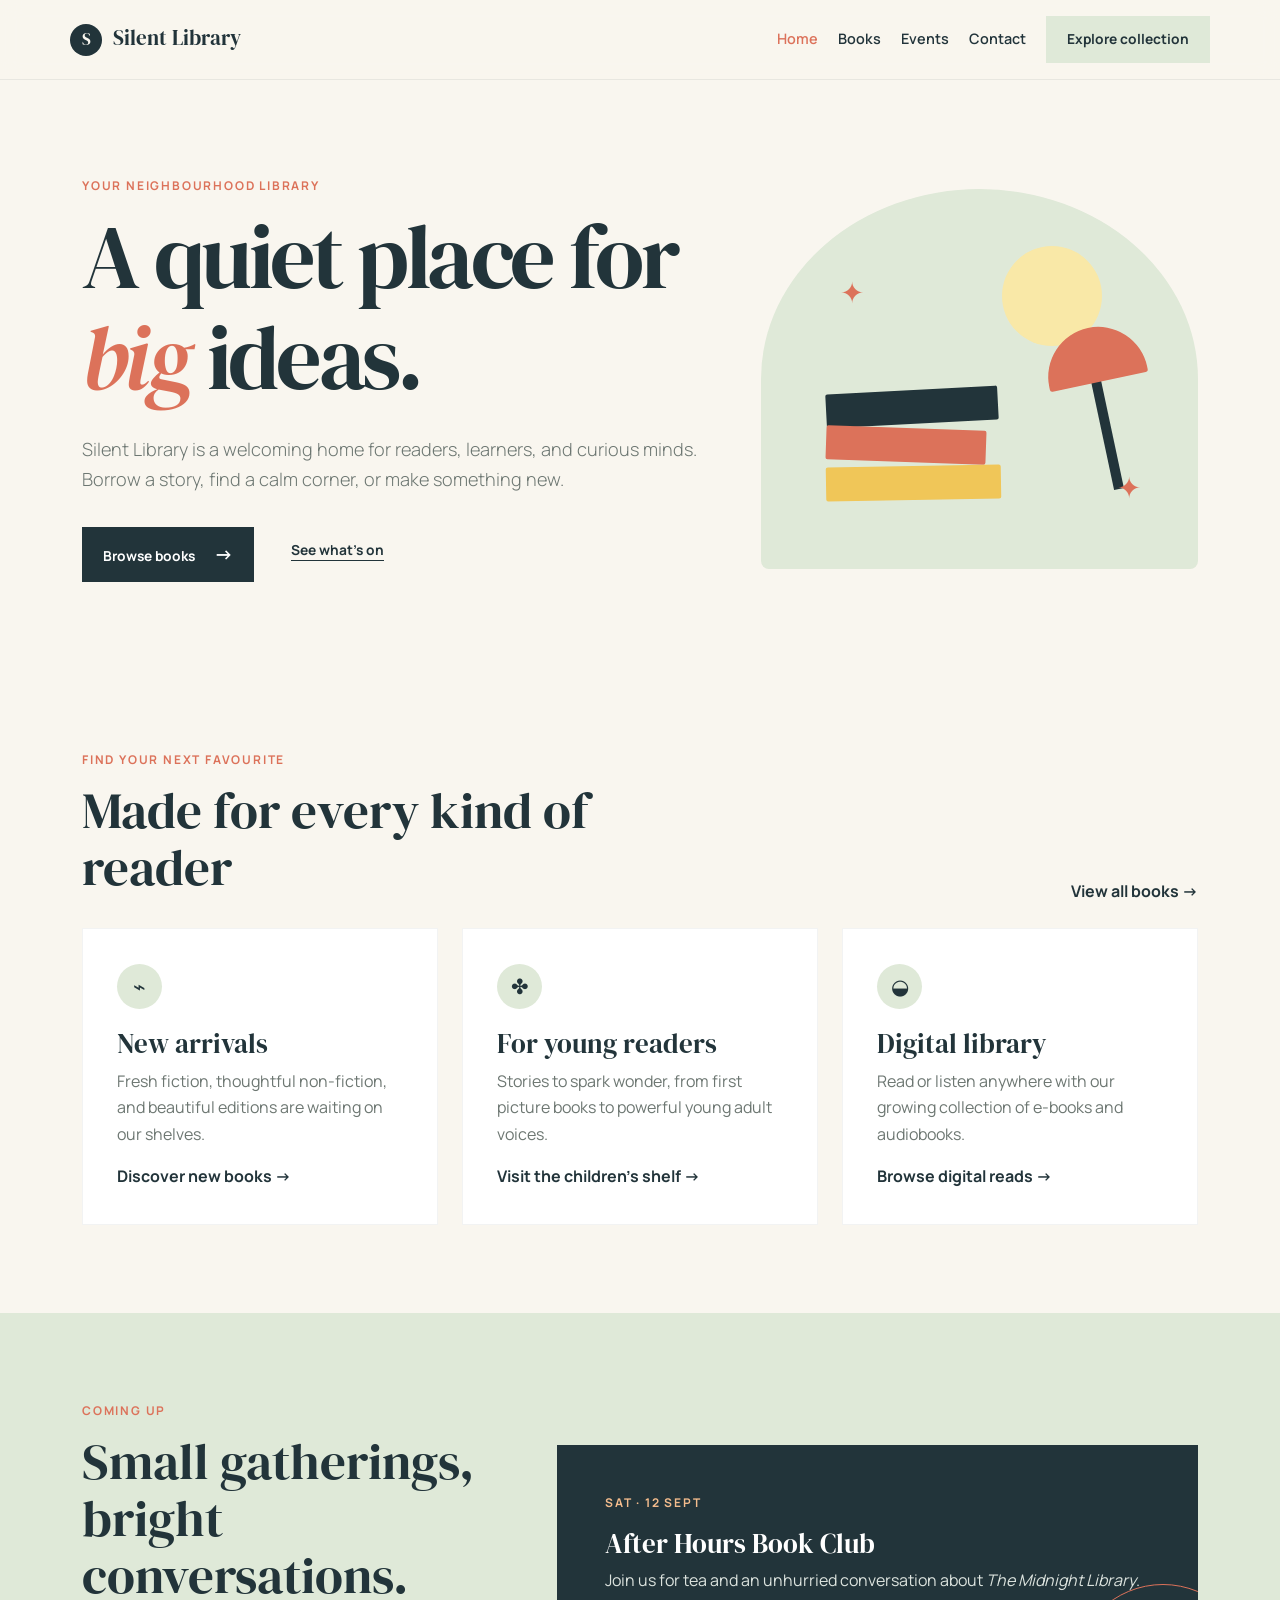
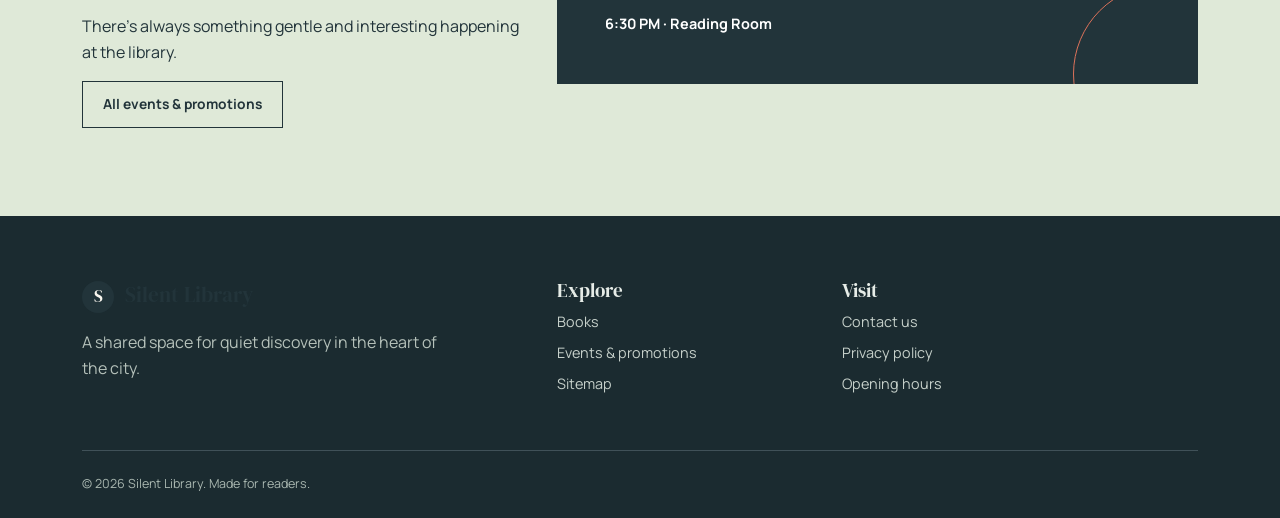
<file: index.html>
<!doctype html>
<html lang="en">
<head>
  <meta charset="utf-8"><meta name="viewport" content="width=device-width, initial-scale=1">
  <title>Silent Library | Read, discover, belong</title>
  <link href="https://cdn.jsdelivr.net/npm/bootstrap@5.3.8/dist/css/bootstrap.min.css" rel="stylesheet">
  <link href="https://fonts.googleapis.com/css2?family=DM+Serif+Display&family=Manrope:wght@400;500;600;700&display=swap" rel="stylesheet">
  <link rel="stylesheet" href="styles.css">
</head>
<body>
  <header class="site-header sticky-top"><nav class="navbar navbar-expand-lg container py-3" aria-label="Main navigation">
    <a class="navbar-brand" href="index.html"><span class="brand-mark">S</span> Silent Library</a>
    <button class="navbar-toggler" type="button" data-bs-toggle="collapse" data-bs-target="#mainNav" aria-controls="mainNav" aria-expanded="false" aria-label="Toggle navigation"><span class="navbar-toggler-icon"></span></button>
    <div class="collapse navbar-collapse" id="mainNav"><ul class="navbar-nav ms-auto align-items-lg-center gap-lg-1">
      <li class="nav-item"><a class="nav-link active" aria-current="page" href="index.html">Home</a></li><li class="nav-item"><a class="nav-link" href="books.html">Books</a></li><li class="nav-item"><a class="nav-link" href="events.html">Events</a></li><li class="nav-item"><a class="nav-link" href="contact.html">Contact</a></li><li class="nav-item"><a class="btn btn-quiet ms-lg-2" href="books.html#catalogue">Explore collection</a></li>
    </ul></div>
  </nav></header>
  <main>
    <section class="hero"><div class="container"><div class="row align-items-center g-5"><div class="col-lg-7">
      <p class="eyebrow">Your neighbourhood library</p><h1>A quiet place for <em>big</em> ideas.</h1><p class="lead">Silent Library is a welcoming home for readers, learners, and curious minds. Borrow a story, find a calm corner, or make something new.</p>
      <div class="d-flex flex-wrap gap-3"><a class="btn btn-primary-custom" href="books.html">Browse books <span>→</span></a><a class="btn btn-link-custom" href="events.html">See what’s on</a></div>
    </div><div class="col-lg-5"><div class="hero-art" aria-label="Illustration of books and reading lamp"><div class="moon"></div><div class="lamp"></div><div class="book-stack"><i></i><i></i><i></i></div><span class="spark spark-one">✦</span><span class="spark spark-two">✦</span></div></div></div></div>
    </section>
    <section class="section"><div class="container"><div class="row align-items-end mb-4"><div class="col-md-7"><p class="eyebrow">Find your next favourite</p><h2>Made for every kind of reader</h2></div><div class="col-md-5 text-md-end"><a class="text-arrow" href="books.html">View all books →</a></div></div>
      <div class="row g-4"><div class="col-md-4"><article class="feature-card"><span class="icon-orb">⌁</span><h3>New arrivals</h3><p>Fresh fiction, thoughtful non-fiction, and beautiful editions are waiting on our shelves.</p><a href="books.html#new">Discover new books →</a></article></div><div class="col-md-4"><article class="feature-card"><span class="icon-orb">✤</span><h3>For young readers</h3><p>Stories to spark wonder, from first picture books to powerful young adult voices.</p><a href="books.html#young">Visit the children’s shelf →</a></article></div><div class="col-md-4"><article class="feature-card"><span class="icon-orb">◒</span><h3>Digital library</h3><p>Read or listen anywhere with our growing collection of e-books and audiobooks.</p><a href="books.html#digital">Browse digital reads →</a></article></div></div>
    </div></section>
    <section class="section section-tint"><div class="container"><div class="row g-4 align-items-center"><div class="col-lg-5"><p class="eyebrow">Coming up</p><h2>Small gatherings, bright conversations.</h2><p>There’s always something gentle and interesting happening at the library.</p><a class="btn btn-outline-custom" href="events.html">All events & promotions</a></div><div class="col-lg-7"><div class="event-preview"><p class="event-date">SAT · 12 SEPT</p><h3>After Hours Book Club</h3><p>Join us for tea and an unhurried conversation about <em>The Midnight Library</em>.</p><span>6:30 PM · Reading Room</span></div></div></div></div></section>
  </main>
  <footer class="site-footer"><div class="container"><div class="row g-4"><div class="col-lg-5"><a class="navbar-brand" href="index.html"><span class="brand-mark">S</span> Silent Library</a><p>A shared space for quiet discovery in the heart of the city.</p></div><div class="col-6 col-lg-3"><h4>Explore</h4><a href="books.html">Books</a><a href="events.html">Events & promotions</a><a href="sitemap.html">Sitemap</a></div><div class="col-6 col-lg-3"><h4>Visit</h4><a href="contact.html">Contact us</a><a href="privacy.html">Privacy policy</a><a href="contact.html#hours">Opening hours</a></div></div><div class="footer-bottom">© 2026 Silent Library. Made for readers.</div></div></footer>
  <script src="https://cdn.jsdelivr.net/npm/bootstrap@5.3.8/dist/js/bootstrap.bundle.min.js"></script>
</body></html>
</file>
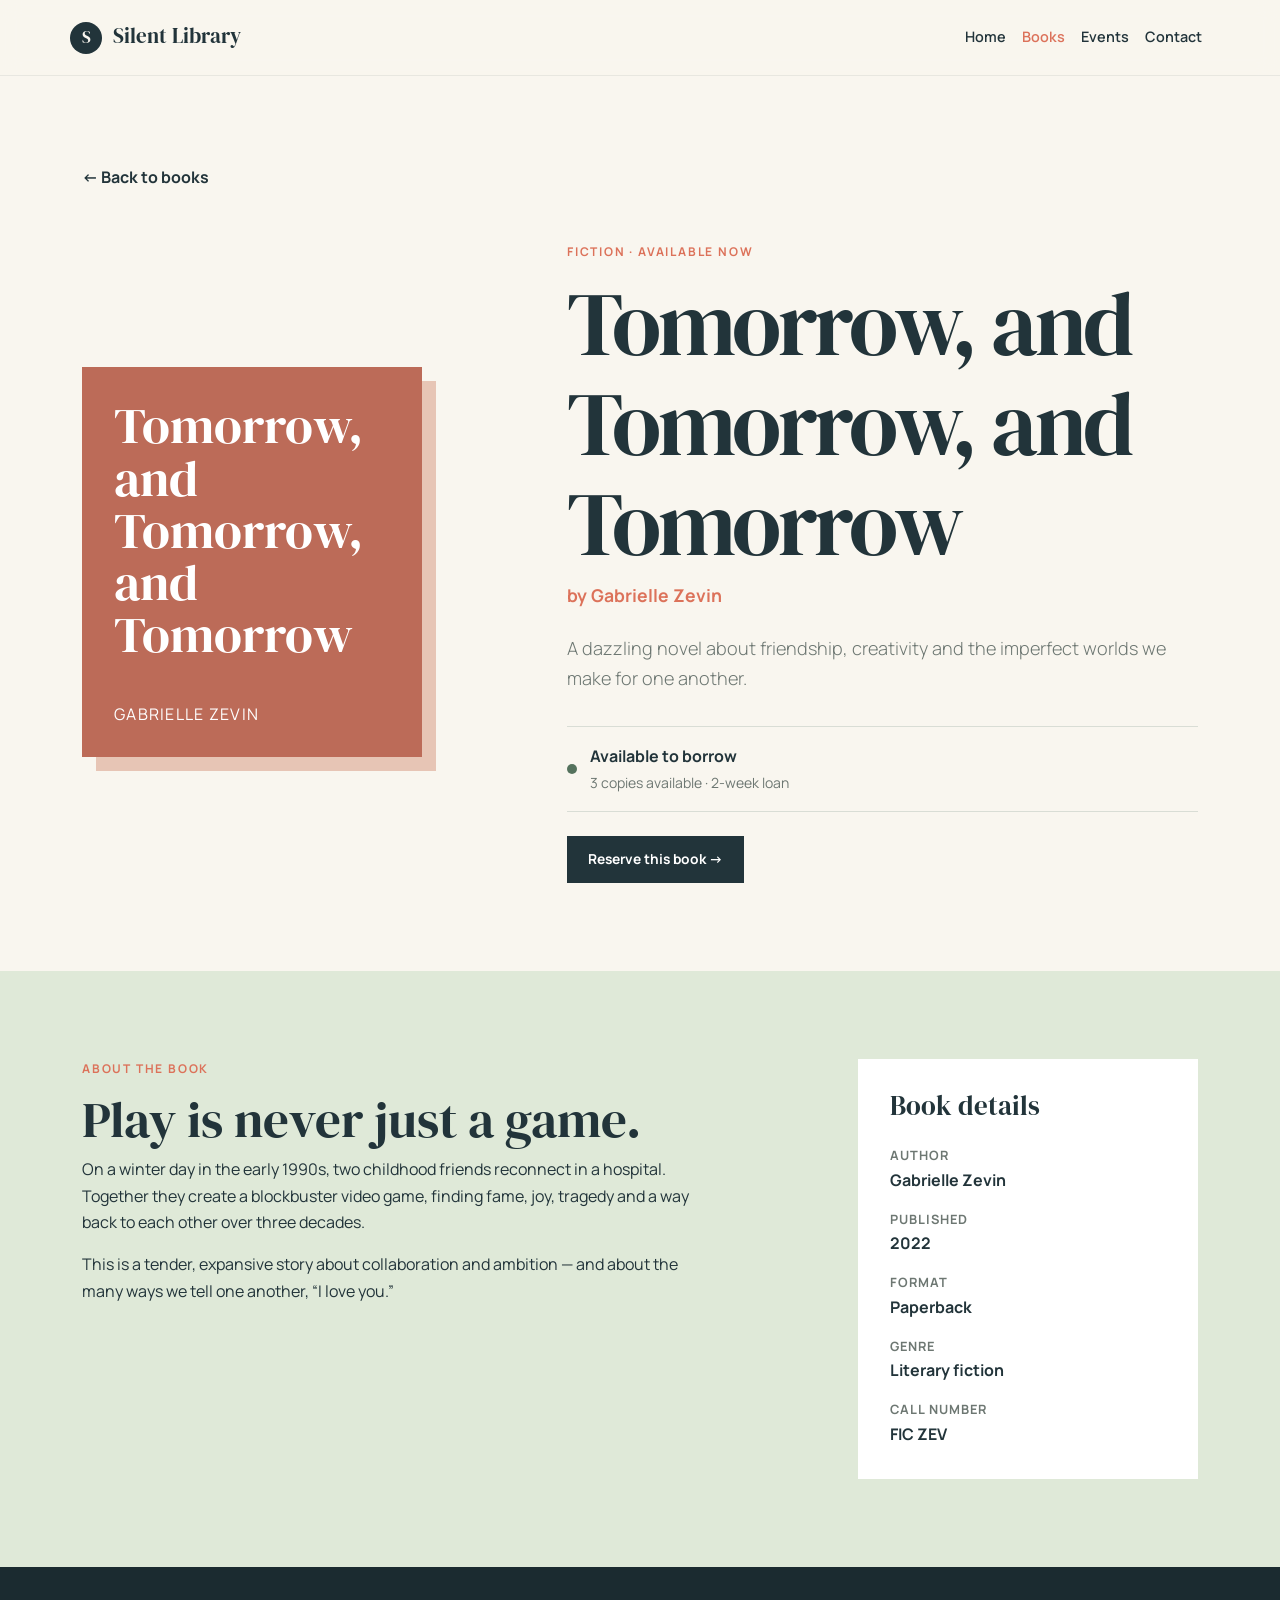
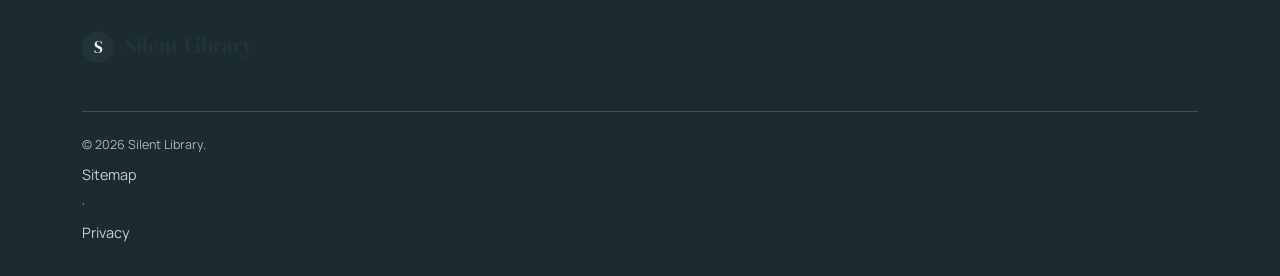
<file: book-details.html>
<!doctype html><html lang="en"><head><meta charset="utf-8"><meta name="viewport" content="width=device-width,initial-scale=1"><title>Tomorrow, and Tomorrow, and Tomorrow | Silent Library</title><link href="https://cdn.jsdelivr.net/npm/bootstrap@5.3.8/dist/css/bootstrap.min.css" rel="stylesheet"><link href="https://fonts.googleapis.com/css2?family=DM+Serif+Display&family=Manrope:wght@400;500;600;700&display=swap" rel="stylesheet"><link rel="stylesheet" href="styles.css"></head><body><header class="site-header sticky-top"><nav class="navbar navbar-expand-lg container py-3"><a class="navbar-brand" href="index.html"><span class="brand-mark">S</span> Silent Library</a><button class="navbar-toggler" data-bs-toggle="collapse" data-bs-target="#nav"><span class="navbar-toggler-icon"></span></button><div class="collapse navbar-collapse" id="nav"><ul class="navbar-nav ms-auto"><li><a class="nav-link" href="index.html">Home</a></li><li><a class="nav-link active" href="books.html">Books</a></li><li><a class="nav-link" href="events.html">Events</a></li><li><a class="nav-link" href="contact.html">Contact</a></li></ul></div></nav></header><main><section class="section book-detail"><div class="container"><a class="back-link" href="books.html">← Back to books</a><div class="row g-5 align-items-center mt-1"><div class="col-md-5 col-lg-4"><div class="detail-cover">Tomorrow,<br>and Tomorrow,<br>and Tomorrow<div class="cover-author">Gabrielle Zevin</div></div></div><div class="col-md-7 col-lg-7 offset-lg-1"><p class="eyebrow">Fiction · Available now</p><h1>Tomorrow, and Tomorrow, and Tomorrow</h1><p class="book-author">by Gabrielle Zevin</p><p class="lead">A dazzling novel about friendship, creativity and the imperfect worlds we make for one another.</p><div class="availability"><span class="availability-dot"></span><div><strong>Available to borrow</strong><br><small>3 copies available · 2-week loan</small></div></div><a class="btn btn-primary-custom mt-4" href="contact.html">Reserve this book →</a></div></div></div></section><section class="section section-tint"><div class="container"><div class="row g-5"><div class="col-lg-7"><p class="eyebrow">About the book</p><h2>Play is never just a game.</h2><p>On a winter day in the early 1990s, two childhood friends reconnect in a hospital. Together they create a blockbuster video game, finding fame, joy, tragedy and a way back to each other over three decades.</p><p>This is a tender, expansive story about collaboration and ambition — and about the many ways we tell one another, “I love you.”</p></div><aside class="col-lg-4 offset-lg-1"><div class="detail-facts"><h3>Book details</h3><dl><dt>Author</dt><dd>Gabrielle Zevin</dd><dt>Published</dt><dd>2022</dd><dt>Format</dt><dd>Paperback</dd><dt>Genre</dt><dd>Literary fiction</dd><dt>Call number</dt><dd>FIC ZEV</dd></dl></div></aside></div></div></section></main><footer class="site-footer"><div class="container"><a class="navbar-brand" href="index.html"><span class="brand-mark">S</span> Silent Library</a><div class="footer-bottom">© 2026 Silent Library. <a href="sitemap.html">Sitemap</a> · <a href="privacy.html">Privacy</a></div></div></footer><script src="https://cdn.jsdelivr.net/npm/bootstrap@5.3.8/dist/js/bootstrap.bundle.min.js"></script></body></html>
</file>
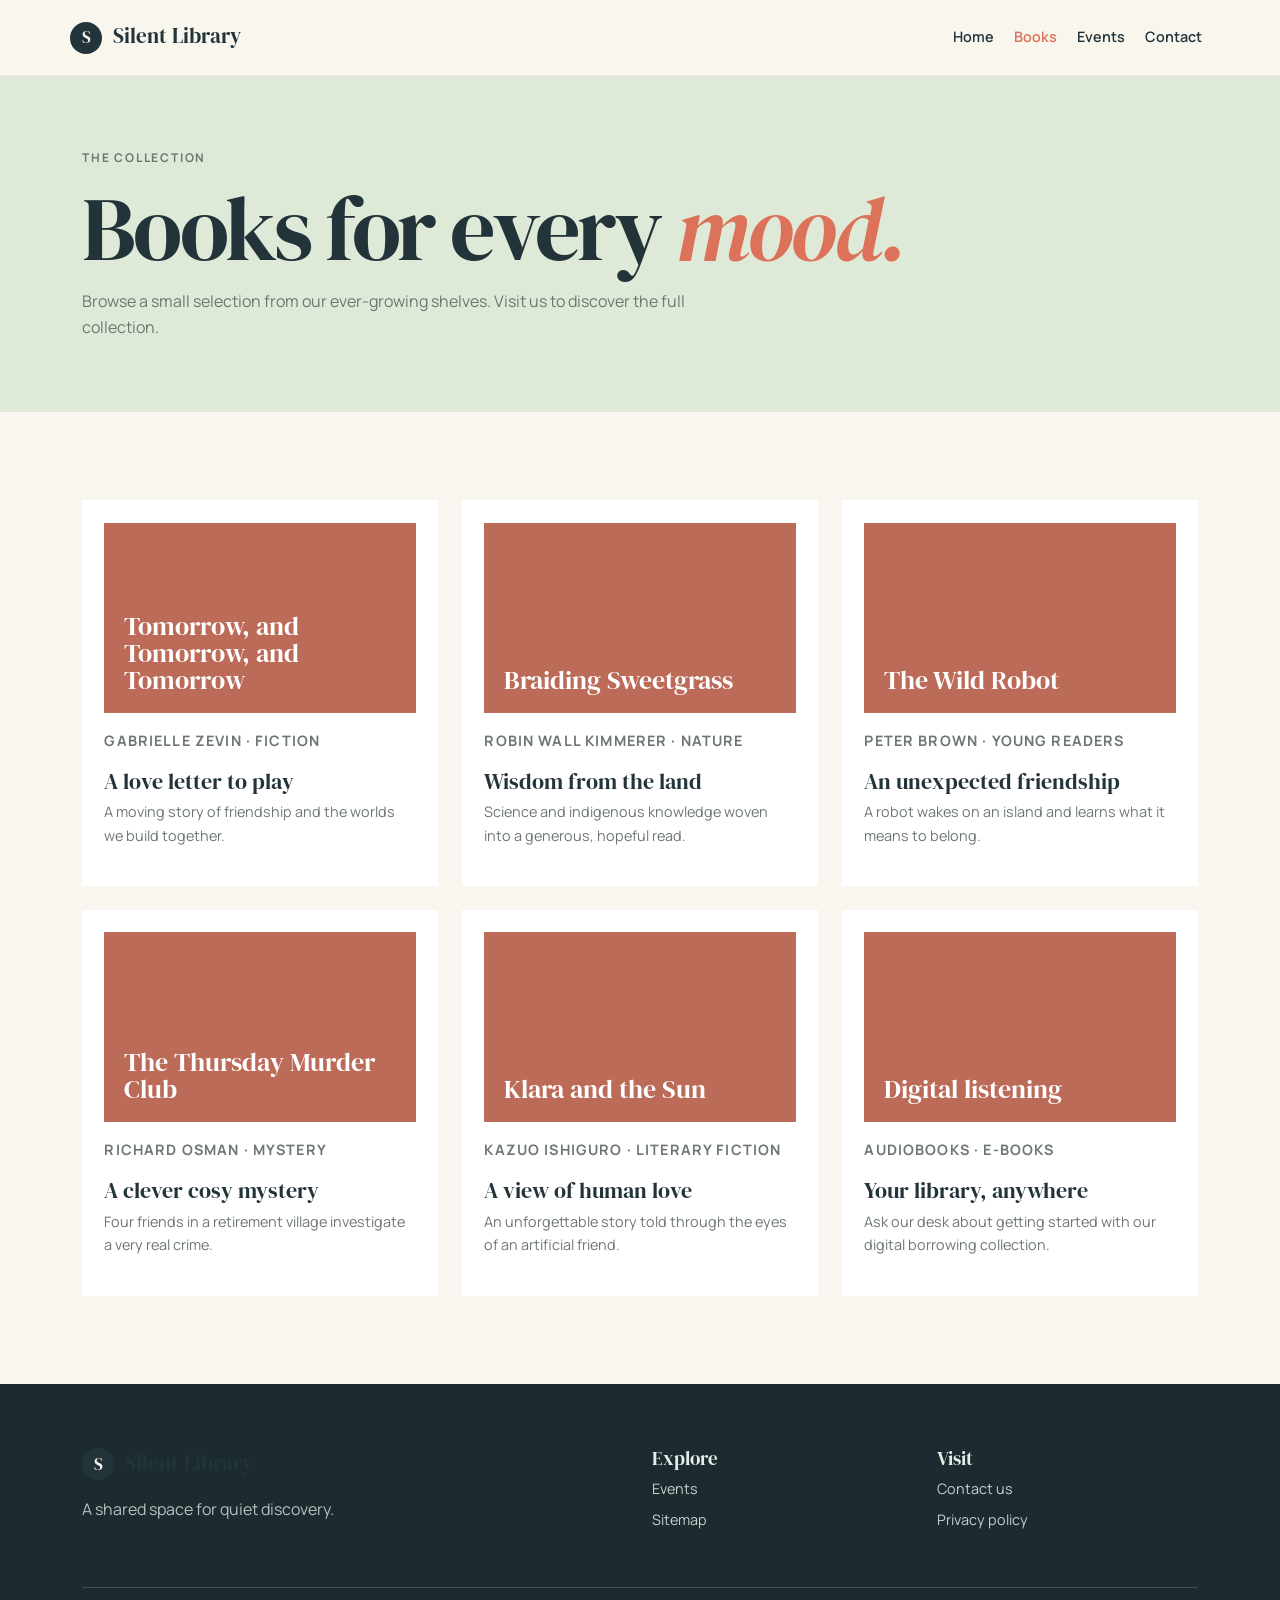
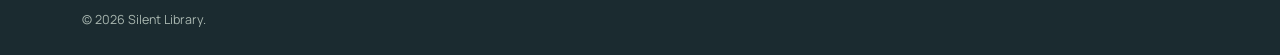
<file: books.html>
<!doctype html><html lang="en"><head><meta charset="utf-8"><meta name="viewport" content="width=device-width,initial-scale=1"><title>Books | Silent Library</title><link href="https://cdn.jsdelivr.net/npm/bootstrap@5.3.8/dist/css/bootstrap.min.css" rel="stylesheet"><link href="https://fonts.googleapis.com/css2?family=DM+Serif+Display&family=Manrope:wght@400;500;600;700&display=swap" rel="stylesheet"><link rel="stylesheet" href="styles.css"></head><body><header class="site-header sticky-top"><nav class="navbar navbar-expand-lg container py-3"><a class="navbar-brand" href="index.html"><span class="brand-mark">S</span> Silent Library</a><button class="navbar-toggler" data-bs-toggle="collapse" data-bs-target="#nav"><span class="navbar-toggler-icon"></span></button><div class="collapse navbar-collapse" id="nav"><ul class="navbar-nav ms-auto gap-lg-1"><li><a class="nav-link" href="index.html">Home</a></li><li><a class="nav-link active" href="books.html">Books</a></li><li><a class="nav-link" href="events.html">Events</a></li><li><a class="nav-link" href="contact.html">Contact</a></li></ul></div></nav></header><main><section class="page-banner"><div class="container"><p class="eyebrow">The collection</p><h1>Books for every <em>mood.</em></h1><p>Browse a small selection from our ever-growing shelves. Visit us to discover the full collection.</p></div></section><section class="section" id="catalogue"><div class="container"><div class="row g-4"><div class="col-sm-6 col-lg-4" id="new"><article class="book-card"><div class="book-cover">Tomorrow, and Tomorrow, and Tomorrow</div><p class="book-meta">Gabrielle Zevin · Fiction</p><h3>A love letter to play</h3><p>A moving story of friendship and the worlds we build together.</p></article></div><div class="col-sm-6 col-lg-4"><article class="book-card"><div class="book-cover">Braiding Sweetgrass</div><p class="book-meta">Robin Wall Kimmerer · Nature</p><h3>Wisdom from the land</h3><p>Science and indigenous knowledge woven into a generous, hopeful read.</p></article></div><div class="col-sm-6 col-lg-4" id="young"><article class="book-card"><div class="book-cover">The Wild Robot</div><p class="book-meta">Peter Brown · Young readers</p><h3>An unexpected friendship</h3><p>A robot wakes on an island and learns what it means to belong.</p></article></div><div class="col-sm-6 col-lg-4"><article class="book-card"><div class="book-cover">The Thursday Murder Club</div><p class="book-meta">Richard Osman · Mystery</p><h3>A clever cosy mystery</h3><p>Four friends in a retirement village investigate a very real crime.</p></article></div><div class="col-sm-6 col-lg-4"><article class="book-card"><div class="book-cover">Klara and the Sun</div><p class="book-meta">Kazuo Ishiguro · Literary fiction</p><h3>A view of human love</h3><p>An unforgettable story told through the eyes of an artificial friend.</p></article></div><div class="col-sm-6 col-lg-4" id="digital"><article class="book-card"><div class="book-cover">Digital listening</div><p class="book-meta">Audiobooks · E-books</p><h3>Your library, anywhere</h3><p>Ask our desk about getting started with our digital borrowing collection.</p></article></div></div></div></section></main><footer class="site-footer"><div class="container"><div class="row"><div class="col-lg-6"><a class="navbar-brand" href="index.html"><span class="brand-mark">S</span> Silent Library</a><p>A shared space for quiet discovery.</p></div><div class="col-6 col-lg-3"><h4>Explore</h4><a href="events.html">Events</a><a href="sitemap.html">Sitemap</a></div><div class="col-6 col-lg-3"><h4>Visit</h4><a href="contact.html">Contact us</a><a href="privacy.html">Privacy policy</a></div></div><div class="footer-bottom">© 2026 Silent Library.</div></div></footer><script src="https://cdn.jsdelivr.net/npm/bootstrap@5.3.8/dist/js/bootstrap.bundle.min.js"></script></body></html>
</file>
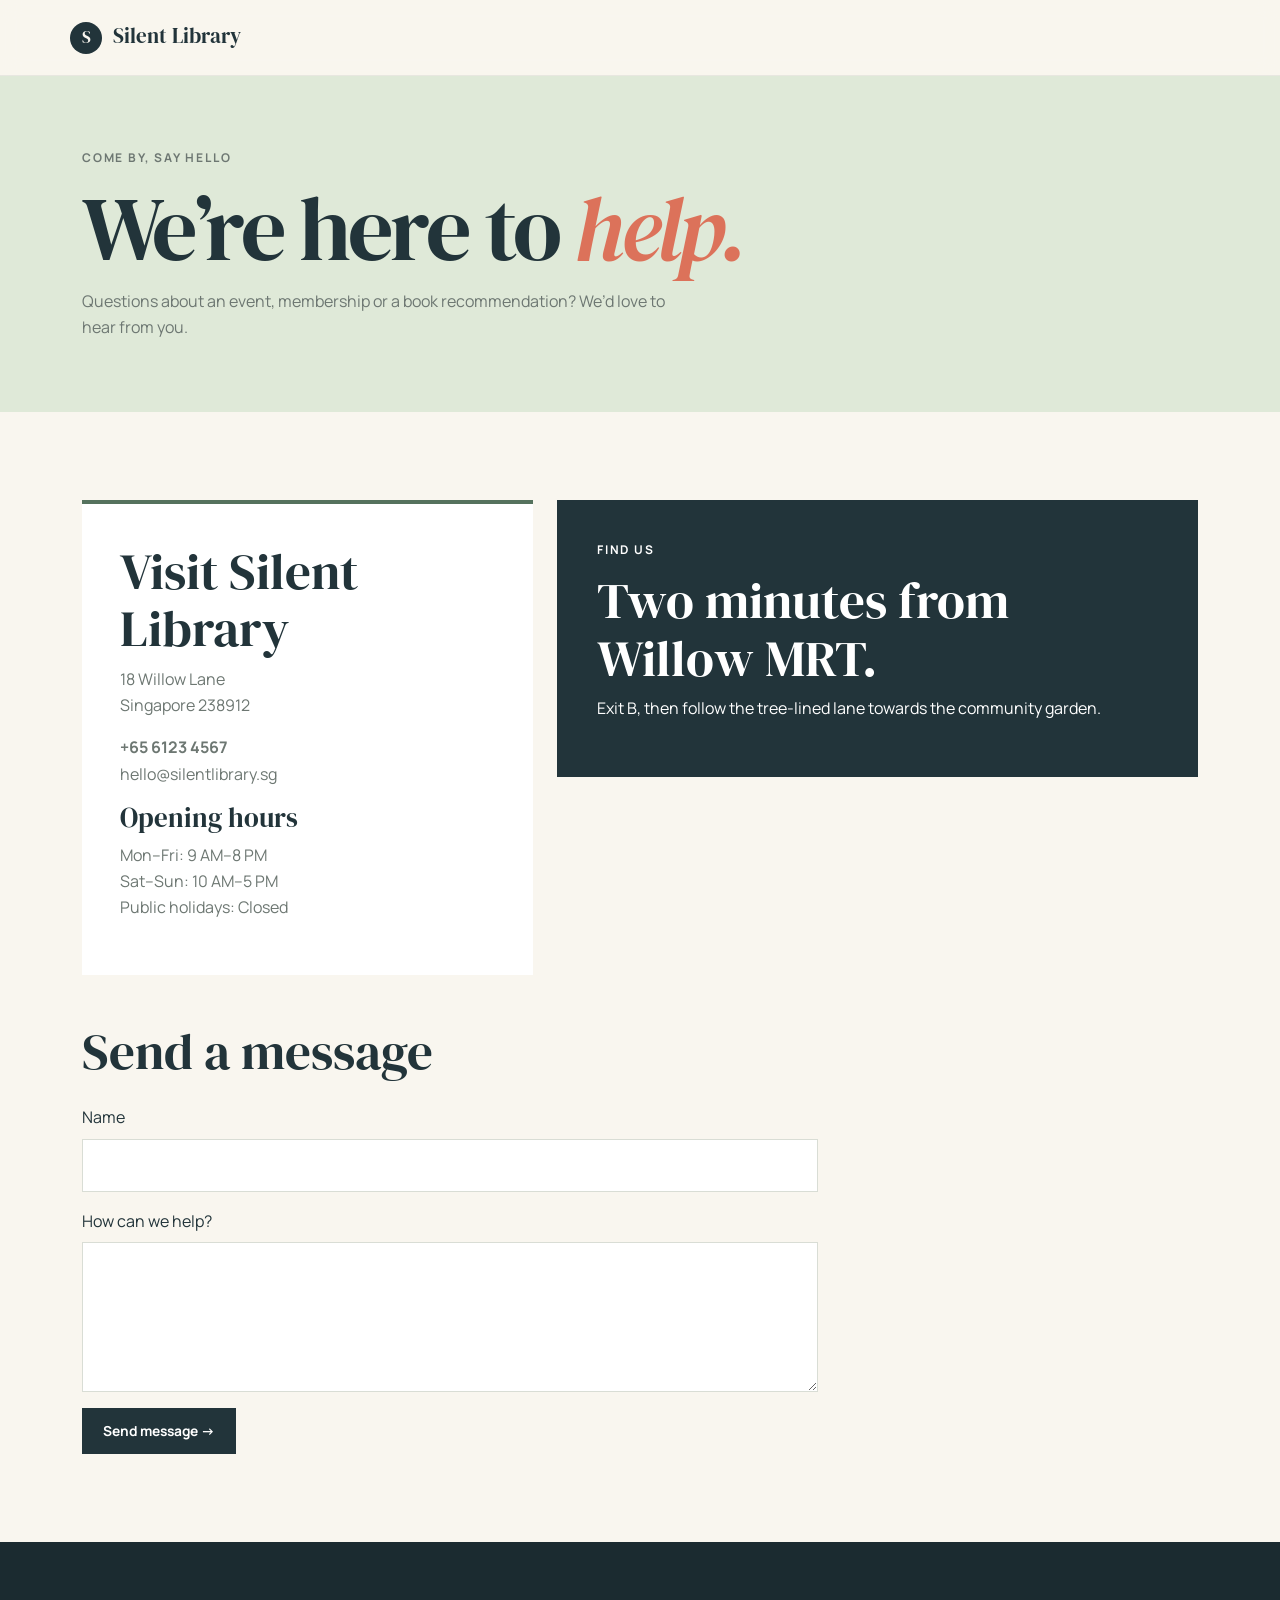
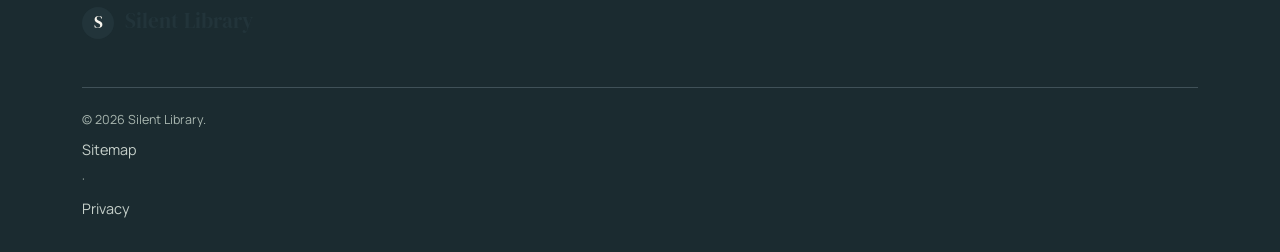
<file: contact.html>
<!doctype html><html lang="en"><head><meta charset="utf-8"><meta name="viewport" content="width=device-width,initial-scale=1"><title>Contact | Silent Library</title><link href="https://cdn.jsdelivr.net/npm/bootstrap@5.3.8/dist/css/bootstrap.min.css" rel="stylesheet"><link href="https://fonts.googleapis.com/css2?family=DM+Serif+Display&family=Manrope:wght@400;500;600;700&display=swap" rel="stylesheet"><link rel="stylesheet" href="styles.css"></head><body><header class="site-header sticky-top"><nav class="navbar navbar-expand-lg container py-3"><a class="navbar-brand" href="index.html"><span class="brand-mark">S</span> Silent Library</a></nav></header><main><section class="page-banner"><div class="container"><p class="eyebrow">Come by, say hello</p><h1>We’re here to <em>help.</em></h1><p>Questions about an event, membership or a book recommendation? We’d love to hear from you.</p></div></section><section class="section" id="hours"><div class="container"><div class="row g-4"><div class="col-lg-5"><div class="contact-card"><h2>Visit Silent Library</h2><p>18 Willow Lane<br>Singapore 238912</p><p><strong>+65 6123 4567</strong><br>hello@silentlibrary.sg</p><h3>Opening hours</h3><p>Mon–Fri: 9 AM–8 PM<br>Sat–Sun: 10 AM–5 PM<br>Public holidays: Closed</p></div></div><div class="col-lg-7"><div class="map-box"><p class="eyebrow text-white">Find us</p><h2>Two minutes from Willow MRT.</h2><p>Exit B, then follow the tree-lined lane towards the community garden.</p></div></div></div><div class="row mt-5"><div class="col-lg-8"><h2>Send a message</h2><form class="mt-4"><label class="form-label" for="name">Name</label><input id="name" class="form-control mb-3" type="text"><label class="form-label" for="message">How can we help?</label><textarea id="message" class="form-control" rows="5"></textarea><button class="btn btn-primary-custom mt-3" type="button">Send message →</button></form></div></div></div></section></main><footer class="site-footer"><div class="container"><a class="navbar-brand" href="index.html"><span class="brand-mark">S</span> Silent Library</a><div class="footer-bottom">© 2026 Silent Library. <a href="sitemap.html">Sitemap</a> · <a href="privacy.html">Privacy</a></div></div></footer></body></html>
</file>
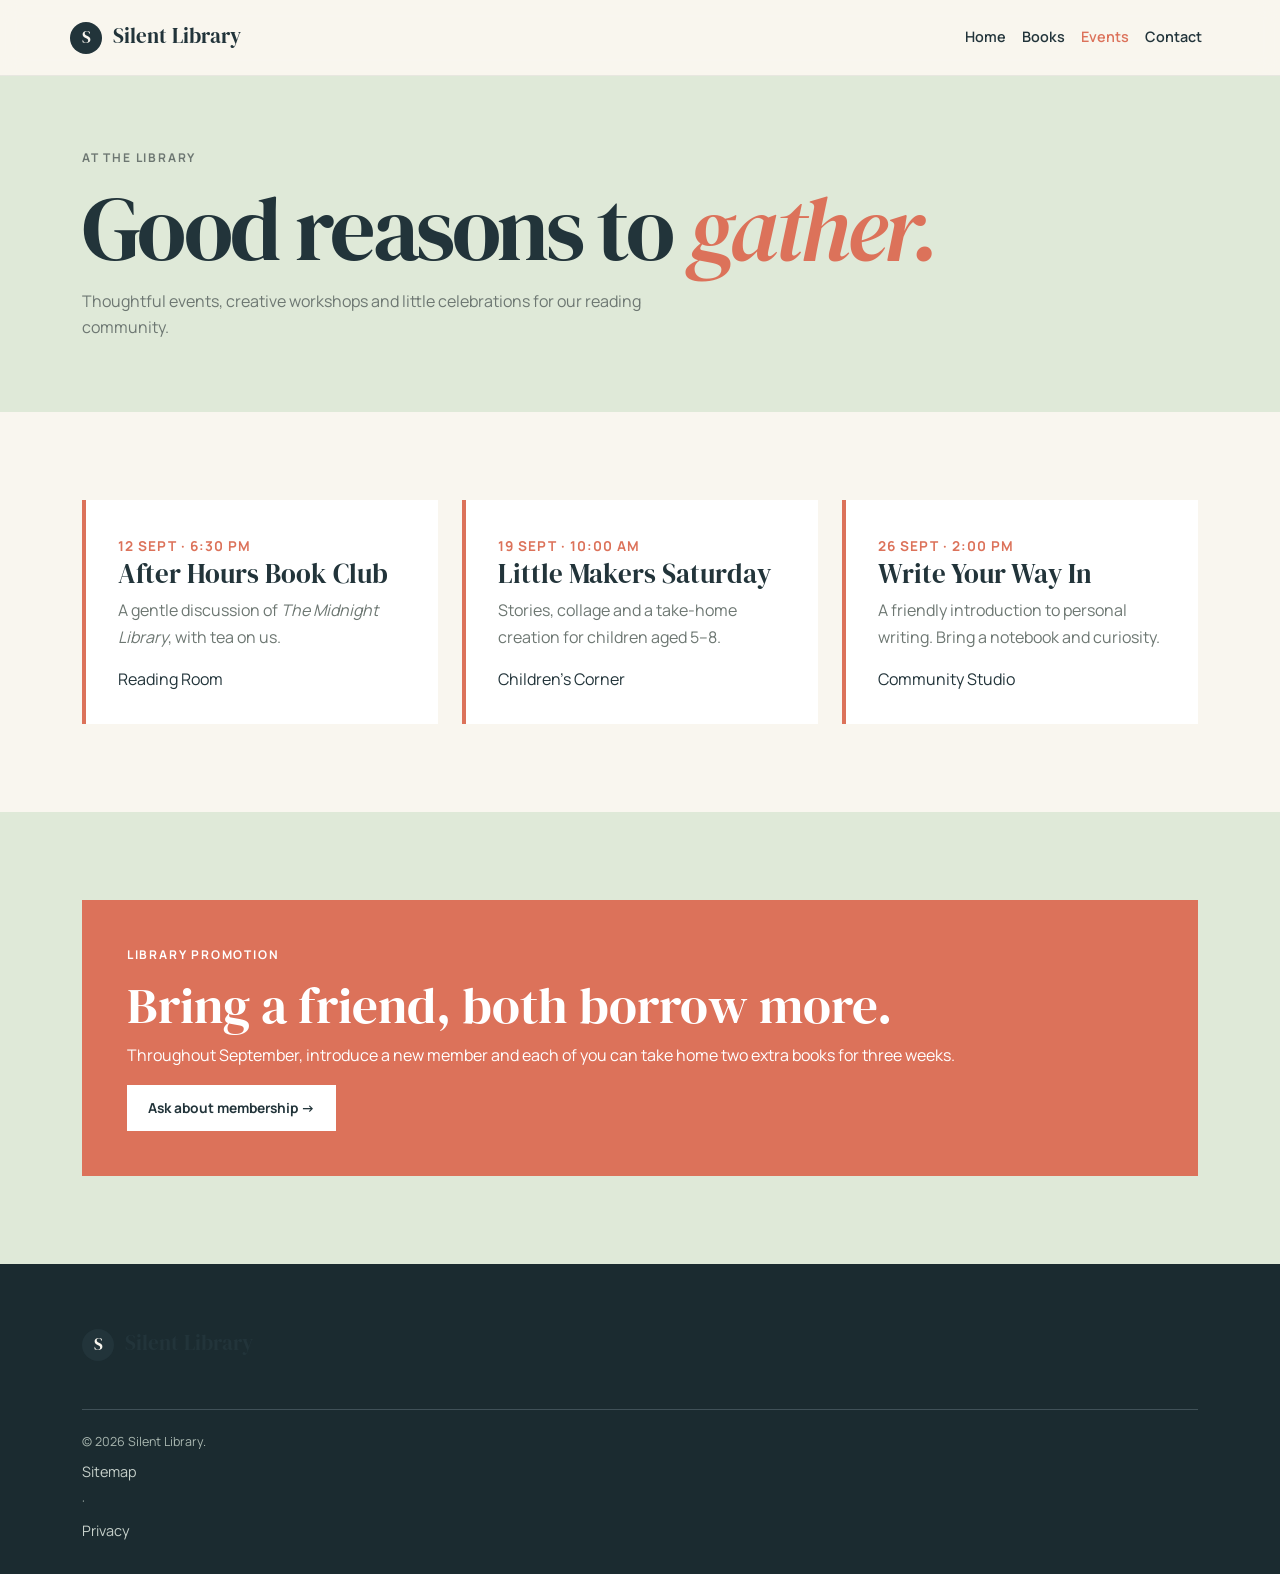
<file: events.html>
<!doctype html><html lang="en"><head><meta charset="utf-8"><meta name="viewport" content="width=device-width,initial-scale=1"><title>Events & Promotions | Silent Library</title><link href="https://cdn.jsdelivr.net/npm/bootstrap@5.3.8/dist/css/bootstrap.min.css" rel="stylesheet"><link href="https://fonts.googleapis.com/css2?family=DM+Serif+Display&family=Manrope:wght@400;500;600;700&display=swap" rel="stylesheet"><link rel="stylesheet" href="styles.css"></head><body><header class="site-header sticky-top"><nav class="navbar navbar-expand-lg container py-3"><a class="navbar-brand" href="index.html"><span class="brand-mark">S</span> Silent Library</a><button class="navbar-toggler" data-bs-toggle="collapse" data-bs-target="#nav"><span class="navbar-toggler-icon"></span></button><div class="collapse navbar-collapse" id="nav"><ul class="navbar-nav ms-auto"><li><a class="nav-link" href="index.html">Home</a></li><li><a class="nav-link" href="books.html">Books</a></li><li><a class="nav-link active" href="events.html">Events</a></li><li><a class="nav-link" href="contact.html">Contact</a></li></ul></div></nav></header><main><section class="page-banner"><div class="container"><p class="eyebrow">At the library</p><h1>Good reasons to <em>gather.</em></h1><p>Thoughtful events, creative workshops and little celebrations for our reading community.</p></div></section><section class="section"><div class="container"><div class="row g-4"><div class="col-md-4"><article class="event-card"><time>12 SEPT · 6:30 PM</time><h3>After Hours Book Club</h3><p>A gentle discussion of <em>The Midnight Library</em>, with tea on us.</p><span>Reading Room</span></article></div><div class="col-md-4"><article class="event-card"><time>19 SEPT · 10:00 AM</time><h3>Little Makers Saturday</h3><p>Stories, collage and a take-home creation for children aged 5–8.</p><span>Children’s Corner</span></article></div><div class="col-md-4"><article class="event-card"><time>26 SEPT · 2:00 PM</time><h3>Write Your Way In</h3><p>A friendly introduction to personal writing. Bring a notebook and curiosity.</p><span>Community Studio</span></article></div></div></div></section><section class="section section-tint"><div class="container"><div class="promo"><p class="eyebrow text-white">Library promotion</p><h2>Bring a friend, both borrow more.</h2><p>Throughout September, introduce a new member and each of you can take home two extra books for three weeks.</p><a class="btn" href="contact.html">Ask about membership →</a></div></div></section></main><footer class="site-footer"><div class="container"><a class="navbar-brand" href="index.html"><span class="brand-mark">S</span> Silent Library</a><div class="footer-bottom">© 2026 Silent Library. <a href="sitemap.html">Sitemap</a> · <a href="privacy.html">Privacy</a></div></div></footer><script src="https://cdn.jsdelivr.net/npm/bootstrap@5.3.8/dist/js/bootstrap.bundle.min.js"></script></body></html>
</file>
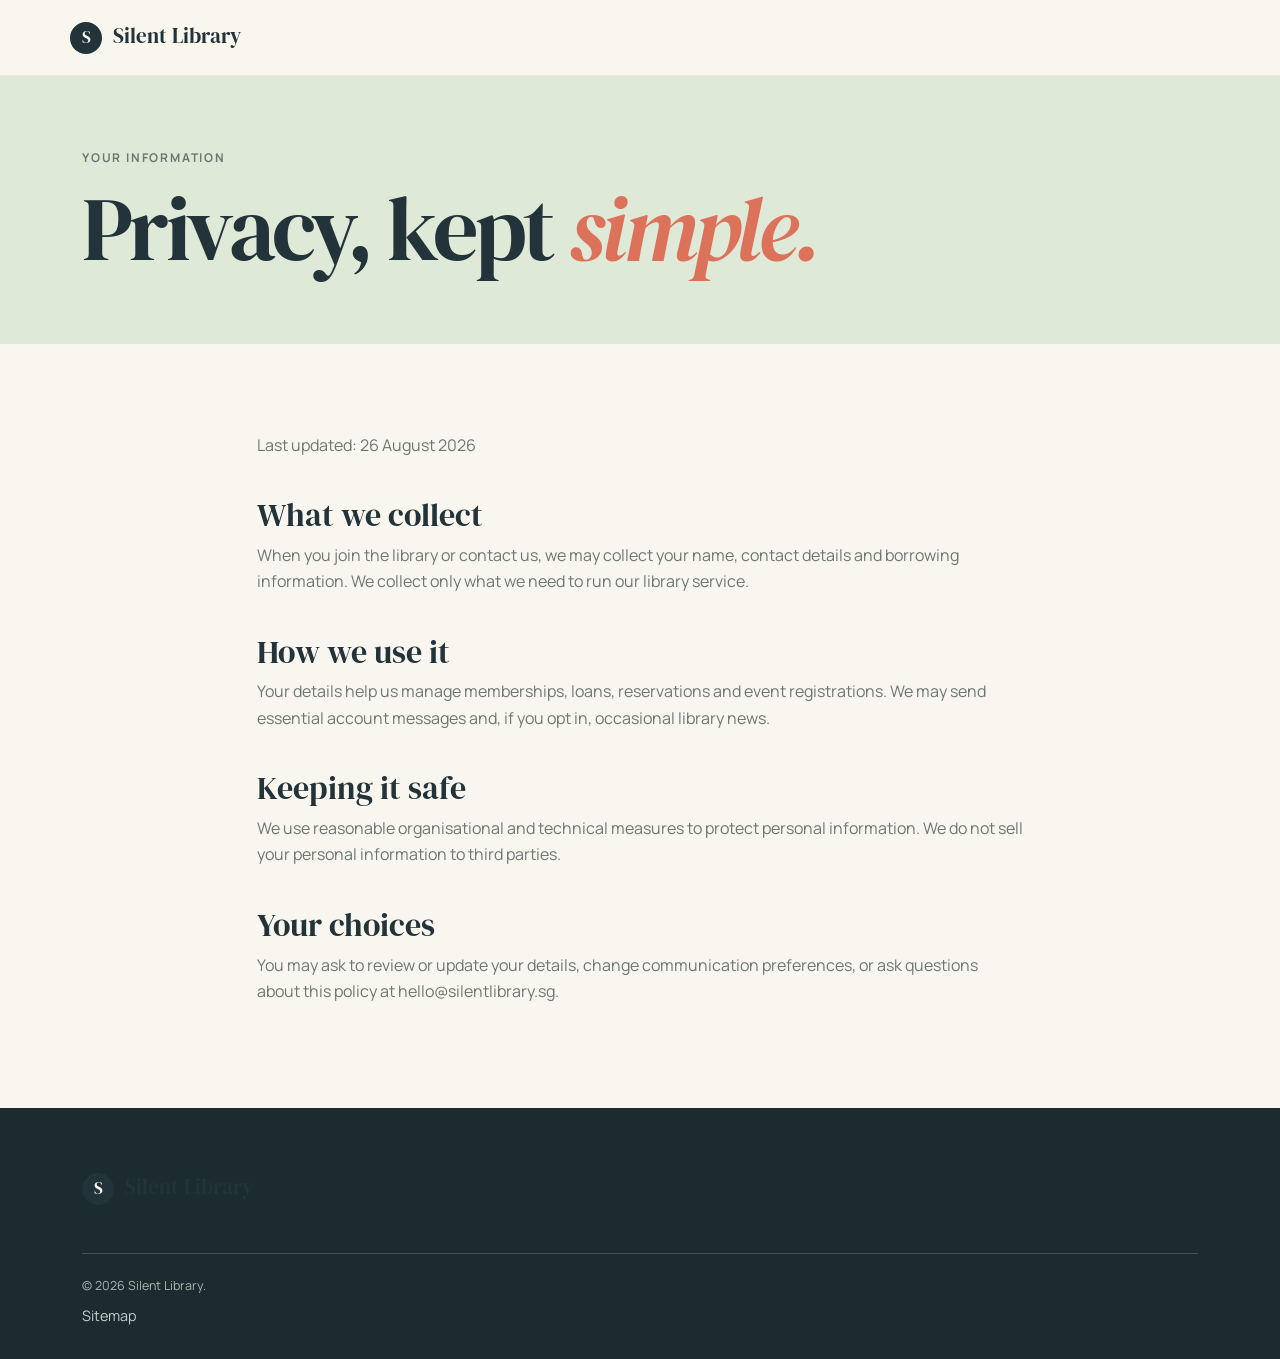
<file: privacy.html>
<!doctype html><html lang="en"><head><meta charset="utf-8"><meta name="viewport" content="width=device-width,initial-scale=1"><title>Privacy Policy | Silent Library</title><link href="https://cdn.jsdelivr.net/npm/bootstrap@5.3.8/dist/css/bootstrap.min.css" rel="stylesheet"><link href="https://fonts.googleapis.com/css2?family=DM+Serif+Display&family=Manrope:wght@400;500;600;700&display=swap" rel="stylesheet"><link rel="stylesheet" href="styles.css"></head><body><header class="site-header"><nav class="navbar container py-3"><a class="navbar-brand" href="index.html"><span class="brand-mark">S</span> Silent Library</a></nav></header><main><section class="page-banner"><div class="container"><p class="eyebrow">Your information</p><h1>Privacy, kept <em>simple.</em></h1></div></section><section class="section"><article class="container privacy-content"><p>Last updated: 26 August 2026</p><h2>What we collect</h2><p>When you join the library or contact us, we may collect your name, contact details and borrowing information. We collect only what we need to run our library service.</p><h2>How we use it</h2><p>Your details help us manage memberships, loans, reservations and event registrations. We may send essential account messages and, if you opt in, occasional library news.</p><h2>Keeping it safe</h2><p>We use reasonable organisational and technical measures to protect personal information. We do not sell your personal information to third parties.</p><h2>Your choices</h2><p>You may ask to review or update your details, change communication preferences, or ask questions about this policy at hello@silentlibrary.sg.</p></article></section></main><footer class="site-footer"><div class="container"><a class="navbar-brand" href="index.html"><span class="brand-mark">S</span> Silent Library</a><div class="footer-bottom">© 2026 Silent Library. <a href="sitemap.html">Sitemap</a></div></div></footer></body></html>
</file>
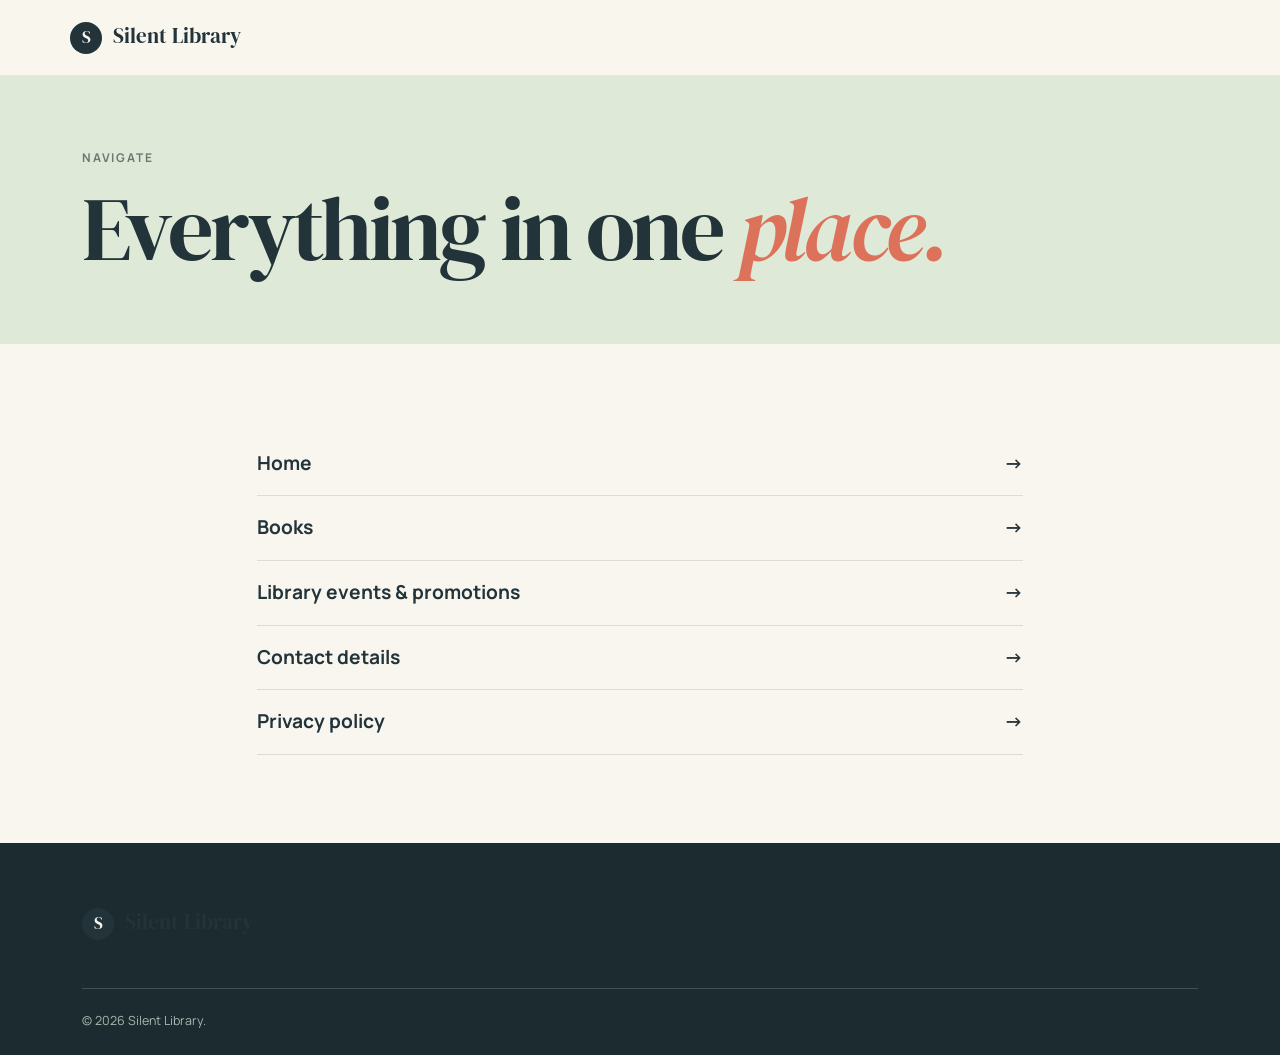
<file: sitemap.html>
<!doctype html><html lang="en"><head><meta charset="utf-8"><meta name="viewport" content="width=device-width,initial-scale=1"><title>Sitemap | Silent Library</title><link href="https://cdn.jsdelivr.net/npm/bootstrap@5.3.8/dist/css/bootstrap.min.css" rel="stylesheet"><link href="https://fonts.googleapis.com/css2?family=DM+Serif+Display&family=Manrope:wght@400;500;600;700&display=swap" rel="stylesheet"><link rel="stylesheet" href="styles.css"></head><body><header class="site-header"><nav class="navbar container py-3"><a class="navbar-brand" href="index.html"><span class="brand-mark">S</span> Silent Library</a></nav></header><main><section class="page-banner"><div class="container"><p class="eyebrow">Navigate</p><h1>Everything in one <em>place.</em></h1></div></section><section class="section"><div class="container privacy-content sitemap-list"><a href="index.html">Home <span class="float-end">→</span></a><a href="books.html">Books <span class="float-end">→</span></a><a href="events.html">Library events & promotions <span class="float-end">→</span></a><a href="contact.html">Contact details <span class="float-end">→</span></a><a href="privacy.html">Privacy policy <span class="float-end">→</span></a></div></section></main><footer class="site-footer"><div class="container"><a class="navbar-brand" href="index.html"><span class="brand-mark">S</span> Silent Library</a><div class="footer-bottom">© 2026 Silent Library.</div></div></footer></body></html>
</file>
<file: styles.css>
:root{--ink:#22343a;--paper:#f9f6ef;--moss:#55725d;--sage:#dfe9d8;--coral:#dc725a;--muted:#6d7772;--line:#d9ddd5}*{box-sizing:border-box}body{font-family:Manrope,Arial,sans-serif;color:var(--ink);background:var(--paper);line-height:1.65}h1,h2,h3,h4{font-family:"DM Serif Display",Georgia,serif;line-height:1.12}h1{font-size:clamp(3rem,7vw,5.8rem);letter-spacing:-.04em}h1 em{color:var(--coral)}h2{font-size:clamp(2.2rem,4vw,3.4rem)}h3{font-size:1.7rem}.site-header{background:rgba(249,246,239,.94);backdrop-filter:blur(10px);border-bottom:1px solid rgba(34,52,58,.08)}.navbar-brand{font:1.3rem "DM Serif Display",serif;color:var(--ink)!important;white-space:nowrap}.brand-mark{display:inline-grid;place-items:center;width:2rem;height:2rem;margin-right:.35rem;border-radius:50%;background:var(--ink);color:var(--paper);font-size:1.05rem}.nav-link{color:var(--ink)!important;font-weight:600;font-size:.9rem}.nav-link:hover,.nav-link.active{color:var(--coral)!important}.btn{border-radius:0;padding:.75rem 1.25rem;font-weight:700;font-size:.86rem}.btn-quiet{background:var(--sage);color:var(--ink)}.btn-primary-custom{background:var(--ink);color:#fff}.btn-primary-custom:hover{background:var(--coral);color:#fff;transform:translateY(-2px)}.btn-primary-custom span{padding-left:1rem;font-size:1.2rem}.btn-link-custom{color:var(--ink);text-decoration:underline;text-underline-offset:5px}.btn-outline-custom{border:1px solid var(--ink);color:var(--ink)}.btn-outline-custom:hover{background:var(--ink);color:white}.hero{padding:6rem 0 5rem;overflow:hidden}.lead{max-width:39rem;font-size:1.13rem;color:var(--muted);margin:1.7rem 0 2rem}.eyebrow{color:var(--coral);font-size:.75rem;text-transform:uppercase;letter-spacing:.15em;font-weight:700;margin-bottom:.75rem}.hero-art{min-height:380px;background:var(--sage);position:relative;overflow:hidden;border-radius:50% 50% 8px 8px;animation:float 7s ease-in-out infinite}.moon{position:absolute;right:22%;top:15%;width:100px;height:100px;border-radius:50%;background:#f9e8a7}.lamp{position:absolute;bottom:21%;right:17%;width:10px;height:150px;background:var(--ink);transform:rotate(-12deg);transform-origin:bottom}.lamp:before{content:"";position:absolute;width:100px;height:55px;background:var(--coral);border-radius:100px 100px 5px 5px;left:-42px;top:-14px}.book-stack{position:absolute;bottom:17%;left:14%;width:180px}.book-stack i{display:block;height:34px;margin:4px;border-radius:2px;background:var(--ink);transform:rotate(-3deg)}.book-stack i:nth-child(2){background:var(--coral);width:160px;transform:rotate(2deg)}.book-stack i:nth-child(3){background:#f0c658;width:175px;transform:rotate(-1deg)}.spark{position:absolute;color:var(--coral);font-size:1.8rem}.spark-one{left:18%;top:21%}.spark-two{right:13%;bottom:15%}.section{padding:5.5rem 0}.section-tint{background:var(--sage)}.feature-card{padding:2.15rem;background:#fff;height:100%;border:1px solid rgba(34,52,58,.06);transition:.25s ease}.feature-card:hover{transform:translateY(-8px);box-shadow:0 18px 32px rgba(34,52,58,.09)}.feature-card p{color:var(--muted)}.feature-card a,.text-arrow{color:var(--ink);font-weight:700;text-decoration:none}.feature-card a:hover,.text-arrow:hover{color:var(--coral)}.icon-orb{display:grid;place-items:center;width:45px;height:45px;border-radius:50%;background:var(--sage);font-size:1.3rem;margin-bottom:1.3rem}.event-preview{background:var(--ink);color:#fff;padding:3rem;position:relative;overflow:hidden}.event-preview:after{content:"";position:absolute;width:180px;height:180px;border:1px solid var(--coral);border-radius:50%;right:-55px;bottom:-80px}.event-preview p{color:#dce3de}.event-date{font-size:.75rem;letter-spacing:.15em;color:#f3bc8d!important;font-weight:700}.event-preview span{font-weight:700;font-size:.9rem}.site-footer{padding:4rem 0 1.5rem;background:#1b2b30;color:#e6ece7}.site-footer p{color:#b5c1ba;max-width:23rem;margin-top:1rem}.site-footer h4{font-size:1.2rem}.site-footer a:not(.navbar-brand){display:block;color:#c6d0ca;text-decoration:none;margin:.45rem 0;font-size:.9rem}.site-footer a:hover{color:#fff}.footer-bottom{margin-top:3rem;padding-top:1.4rem;border-top:1px solid #405158;color:#a9b7b0;font-size:.78rem}@keyframes float{50%{transform:translateY(-8px)}}
.page-banner{padding:4.5rem 0 3.5rem;background:var(--sage)}.page-banner p{max-width:38rem;color:var(--muted)}.book-card{background:white;height:100%;padding:1.4rem;transition:.25s}.book-card:hover{transform:translateY(-5px);box-shadow:0 12px 25px rgba(34,52,58,.1)}.book-cover{height:190px;display:flex;align-items:end;padding:1.2rem;background:#bc6b58;color:white;font:1.6rem "DM Serif Display",serif;line-height:1.05}.book-card:nth-child(3n+2) .book-cover{background:#52715c}.book-card:nth-child(3n+3) .book-cover{background:#35586a}.book-meta{font-size:.78rem;color:var(--coral);font-weight:bold;text-transform:uppercase;letter-spacing:.08em;margin-top:1rem}.book-card h3{font-size:1.4rem;margin:.4rem 0}.book-card p{color:var(--muted);font-size:.9rem}.event-card{background:#fff;padding:2rem;border-left:4px solid var(--coral);height:100%}.event-card time{color:var(--coral);font-weight:700;font-size:.85rem;letter-spacing:.08em}.event-card p{color:var(--muted)}.promo{background:var(--coral);color:white;padding:2.8rem}.promo .btn{background:#fff;color:var(--ink)}.contact-card{background:white;padding:2.4rem;height:100%;border-top:4px solid var(--moss)}.contact-card p{color:var(--muted)}.form-control{border-radius:0;border:1px solid var(--line);padding:.85rem}.form-control:focus{border-color:var(--moss);box-shadow:0 0 0 .2rem rgba(85,114,93,.15)}.map-box{background:var(--ink);min-height:260px;color:white;padding:2.5rem;display:flex;flex-direction:column;justify-content:end}.sitemap-list a{display:block;padding:1rem 0;border-bottom:1px solid var(--line);color:var(--ink);font-weight:700;text-decoration:none;font-size:1.2rem}.sitemap-list a:hover{color:var(--coral);padding-left:.5rem}.privacy-content{max-width:790px}.privacy-content h2{font-size:2rem;margin-top:2.5rem}.privacy-content p,.privacy-content li{color:var(--muted)}
@media(max-width:991px){.navbar-nav{padding:1rem 0}.hero{padding:4rem 0}.hero-art{min-height:300px}.section{padding:4rem 0}}@media(max-width:575px){.hero-art{min-height:250px}.event-preview,.promo{padding:2rem}.page-banner{padding:3.5rem 0 2.5rem}}
.back-link{color:var(--ink);font-weight:700;text-decoration:none}.back-link:hover{color:var(--coral)}.detail-cover{min-height:390px;display:flex;flex-direction:column;justify-content:space-between;padding:2rem;background:#bc6b58;color:#fff;font:clamp(2rem,4vw,3.3rem) "DM Serif Display",serif;line-height:1.02;box-shadow:14px 14px 0 #e7c5b5}.cover-author{font:1rem Manrope,sans-serif;letter-spacing:.08em;text-transform:uppercase}.book-author{font:1.1rem Manrope,sans-serif;color:var(--coral);font-weight:700}.availability{display:flex;align-items:center;gap:.8rem;margin-top:1.7rem;padding:1rem 0;border-top:1px solid var(--line);border-bottom:1px solid var(--line)}.availability small{color:var(--muted)}.availability-dot{width:.65rem;height:.65rem;border-radius:50%;background:var(--moss)}.detail-facts{padding:2rem;background:#fff}.detail-facts h3{margin-bottom:1.5rem}.detail-facts dl{margin:0}.detail-facts dt{margin-top:1rem;color:var(--muted);font-size:.8rem;text-transform:uppercase;letter-spacing:.08em}.detail-facts dd{margin:0;font-weight:700}
</file>
